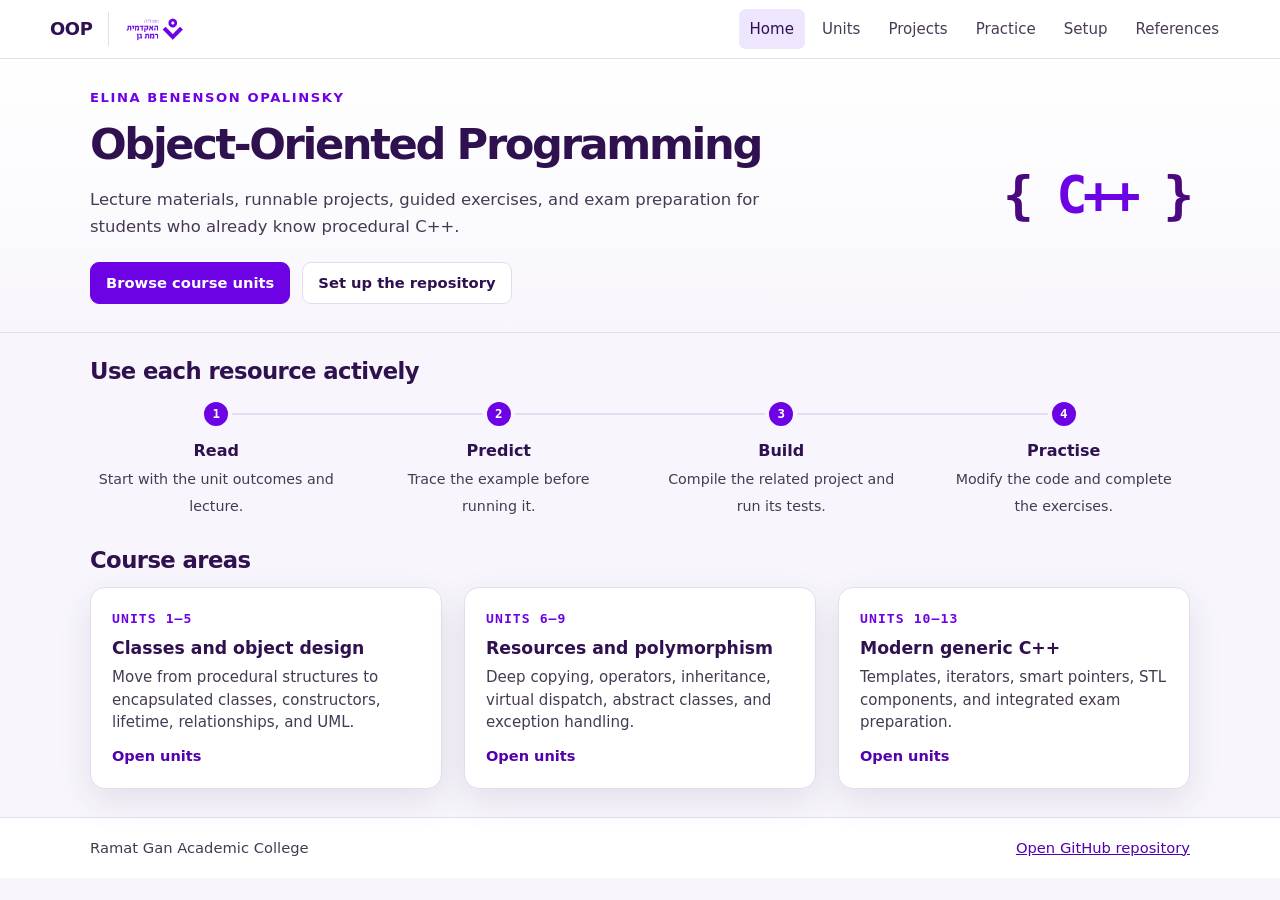
<file: site/index.html>
<!doctype html>
<html lang="en">
<head>
  <meta charset="utf-8">
  <meta name="viewport" content="width=device-width, initial-scale=1">
  <meta name="description" content="Student reference for the C++ Object-Oriented Programming course at Ramat Gan Academic College.">
  <title>OOP</title>
  <link rel="stylesheet" href="styles.css?v=11">
</head>
<body>
  <header class="topbar">
    <nav class="nav" aria-label="Main navigation">
      <div class="site-identity"><a class="brand" href="index.html">OOP</a><span class="identity-divider" aria-hidden="true"></span><a class="college-logo" href="https://iac.ac.il" aria-label="Ramat Gan Academic College"><img src="ramat-gan-academic-college.png" alt="Ramat Gan Academic College"></a></div>
      <div class="navlinks">
        <a class="active" href="index.html">Home</a>
        <a href="units.html">Units</a>
        <a href="projects.html">Projects</a>
        <a href="practice.html">Practice</a>
        <a href="setup.html">Setup</a>
        <a href="references.html">References</a>
      </div>
    </nav>
  </header>

  <section class="hero">
    <div class="hero-inner">
      <div>
        <p class="eyebrow">Elina Benenson Opalinsky</p>
        <h1>Object-Oriented Programming</h1>
        <p>Lecture materials, runnable projects, guided exercises, and exam preparation for students who already know procedural C++.</p>
        <div class="actions">
          <a class="button" href="units.html">Browse course units</a>
          <a class="button secondary" href="setup.html">Set up the repository</a>
        </div>
      </div>
      <div class="code-mark" aria-hidden="true"><span>{</span> C++ <span>}</span></div>
    </div>
  </section>

  <main class="home-main">
    <section class="section">
      <div class="section-head">
        <h2>Use each resource actively</h2>
      </div>
      <div class="steps">
        <div class="step">
          <span class="step-number">1</span>
          <div><strong>Read</strong><span>Start with the unit outcomes and lecture.</span></div>
        </div>
        <div class="step">
          <span class="step-number">2</span>
          <div><strong>Predict</strong><span>Trace the example before running it.</span></div>
        </div>
        <div class="step">
          <span class="step-number">3</span>
          <div><strong>Build</strong><span>Compile the related project and run its tests.</span></div>
        </div>
        <div class="step">
          <span class="step-number">4</span>
          <div><strong>Practise</strong><span>Modify the code and complete the exercises.</span></div>
        </div>
      </div>
    </section>

    <section class="section">
      <div class="section-head"><h2>Course areas</h2></div>
      <div class="grid course-areas">
        <article class="card">
          <span class="card-number">Units 1–5</span>
          <h3>Classes and object design</h3>
          <p>Move from procedural structures to encapsulated classes, constructors, lifetime, relationships, and UML.</p>
          <div class="card-links"><a href="units.html">Open units</a></div>
        </article>
        <article class="card">
          <span class="card-number">Units 6–9</span>
          <h3>Resources and polymorphism</h3>
          <p>Deep copying, operators, inheritance, virtual dispatch, abstract classes, and exception handling.</p>
          <div class="card-links"><a href="units.html">Open units</a></div>
        </article>
        <article class="card">
          <span class="card-number">Units 10–13</span>
          <h3>Modern generic C++</h3>
          <p>Templates, iterators, smart pointers, STL components, and integrated exam preparation.</p>
          <div class="card-links"><a href="units.html">Open units</a></div>
        </article>
      </div>
    </section>

  </main>

  <footer><div class="footer-inner"><span>Ramat Gan Academic College</span><a href="https://github.com/ARGELIBEN77/OOP_IN_ARG26">Open GitHub repository</a></div></footer>
</body>
</html>
</file>
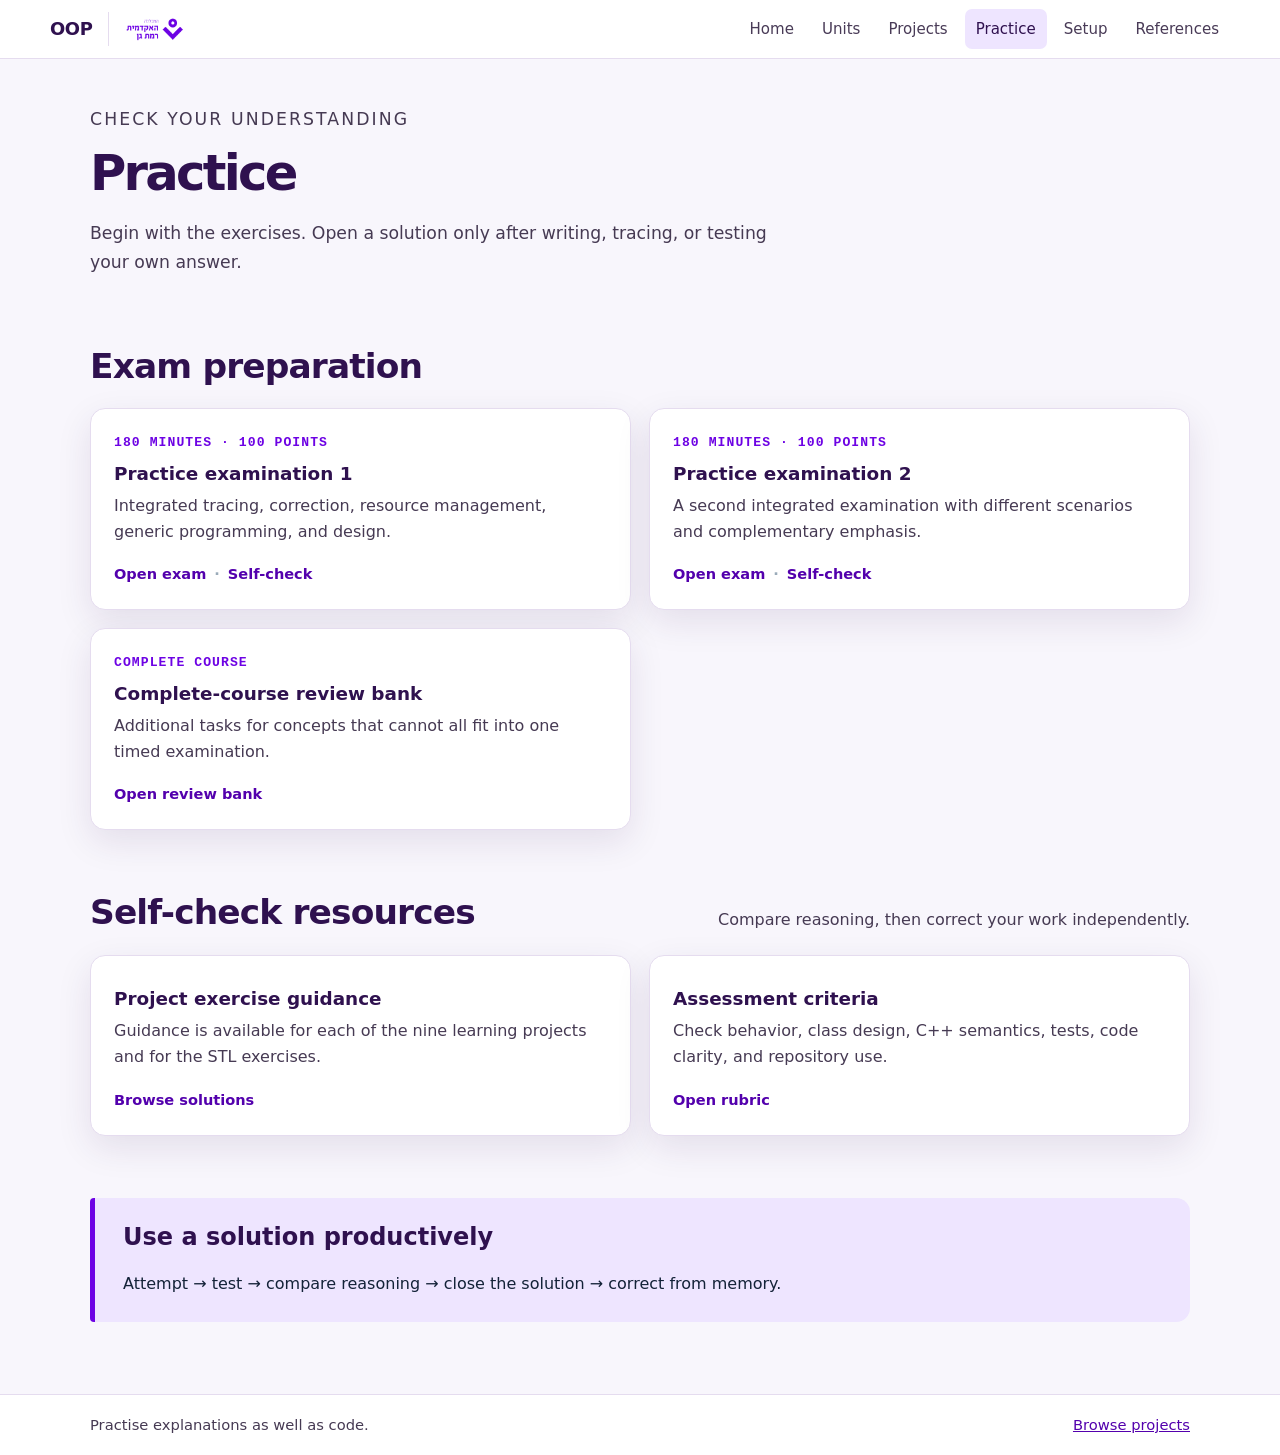
<file: site/practice.html>
<!doctype html>
<html lang="en"><head><meta charset="utf-8"><meta name="viewport" content="width=device-width, initial-scale=1"><meta name="description" content="C++ OOP exercises, practice examinations, and self-check solutions."><title>Practice · OOP</title><link rel="stylesheet" href="styles.css?v=11"></head>
<body>
  <header class="topbar"><nav class="nav" aria-label="Main navigation"><div class="site-identity"><a class="brand" href="index.html">OOP</a><span class="identity-divider" aria-hidden="true"></span><a class="college-logo" href="https://iac.ac.il" aria-label="Ramat Gan Academic College"><img src="ramat-gan-academic-college.png" alt="Ramat Gan Academic College"></a></div><div class="navlinks"><a href="index.html">Home</a><a href="units.html">Units</a><a href="projects.html">Projects</a><a class="active" href="practice.html">Practice</a><a href="setup.html">Setup</a><a href="references.html">References</a></div></nav></header>
  <header class="page-head"><p class="eyebrow">Check your understanding</p><h1>Practice</h1><p>Begin with the exercises. Open a solution only after writing, tracing, or testing your own answer.</p></header>
  <main>
    <section class="section"><div class="section-head"><h2>Exam preparation</h2></div><div class="grid">
      <article class="card"><span class="card-number">180 minutes · 100 points</span><h3>Practice examination 1</h3><p>Integrated tracing, correction, resource management, generic programming, and design.</p><div class="card-links"><a href="https://github.com/ARGELIBEN77/OOP_IN_ARG26/blob/main/Units/Unit_13/PRACTICE_EXAM.md">Open exam</a><a href="https://github.com/ARGELIBEN77/OOP_IN_ARG26/blob/main/Solutions/Unit_13/PRACTICE_EXAM_SOLUTIONS.md">Self-check</a></div></article>
      <article class="card"><span class="card-number">180 minutes · 100 points</span><h3>Practice examination 2</h3><p>A second integrated examination with different scenarios and complementary emphasis.</p><div class="card-links"><a href="https://github.com/ARGELIBEN77/OOP_IN_ARG26/blob/main/Units/Unit_13/PRACTICE_EXAM_2.md">Open exam</a><a href="https://github.com/ARGELIBEN77/OOP_IN_ARG26/blob/main/Solutions/Unit_13/PRACTICE_EXAM_2_SOLUTIONS.md">Self-check</a></div></article>
      <article class="card"><span class="card-number">Complete course</span><h3>Complete-course review bank</h3><p>Additional tasks for concepts that cannot all fit into one timed examination.</p><div class="card-links"><a href="https://github.com/ARGELIBEN77/OOP_IN_ARG26/blob/main/Units/Unit_13/REVIEW_QUESTION_BANK.md">Open review bank</a></div></article>
    </div></section>
    <section class="section"><div class="section-head"><h2>Self-check resources</h2><p>Compare reasoning, then correct your work independently.</p></div><div class="grid two">
      <article class="card"><h3>Project exercise guidance</h3><p>Guidance is available for each of the nine learning projects and for the STL exercises.</p><div class="card-links"><a href="https://github.com/ARGELIBEN77/OOP_IN_ARG26/tree/main/Solutions">Browse solutions</a></div></article>
      <article class="card"><h3>Assessment criteria</h3><p>Check behavior, class design, C++ semantics, tests, code clarity, and repository use.</p><div class="card-links"><a href="https://github.com/ARGELIBEN77/OOP_IN_ARG26/blob/main/PROJECT_RUBRIC.md">Open rubric</a></div></article>
    </div></section>
    <section class="section callout"><h2>Use a solution productively</h2><p>Attempt → test → compare reasoning → close the solution → correct from memory.</p></section>
  </main>
  <footer><div class="footer-inner"><span>Practise explanations as well as code.</span><a href="projects.html">Browse projects</a></div></footer>
</body></html>
</file>
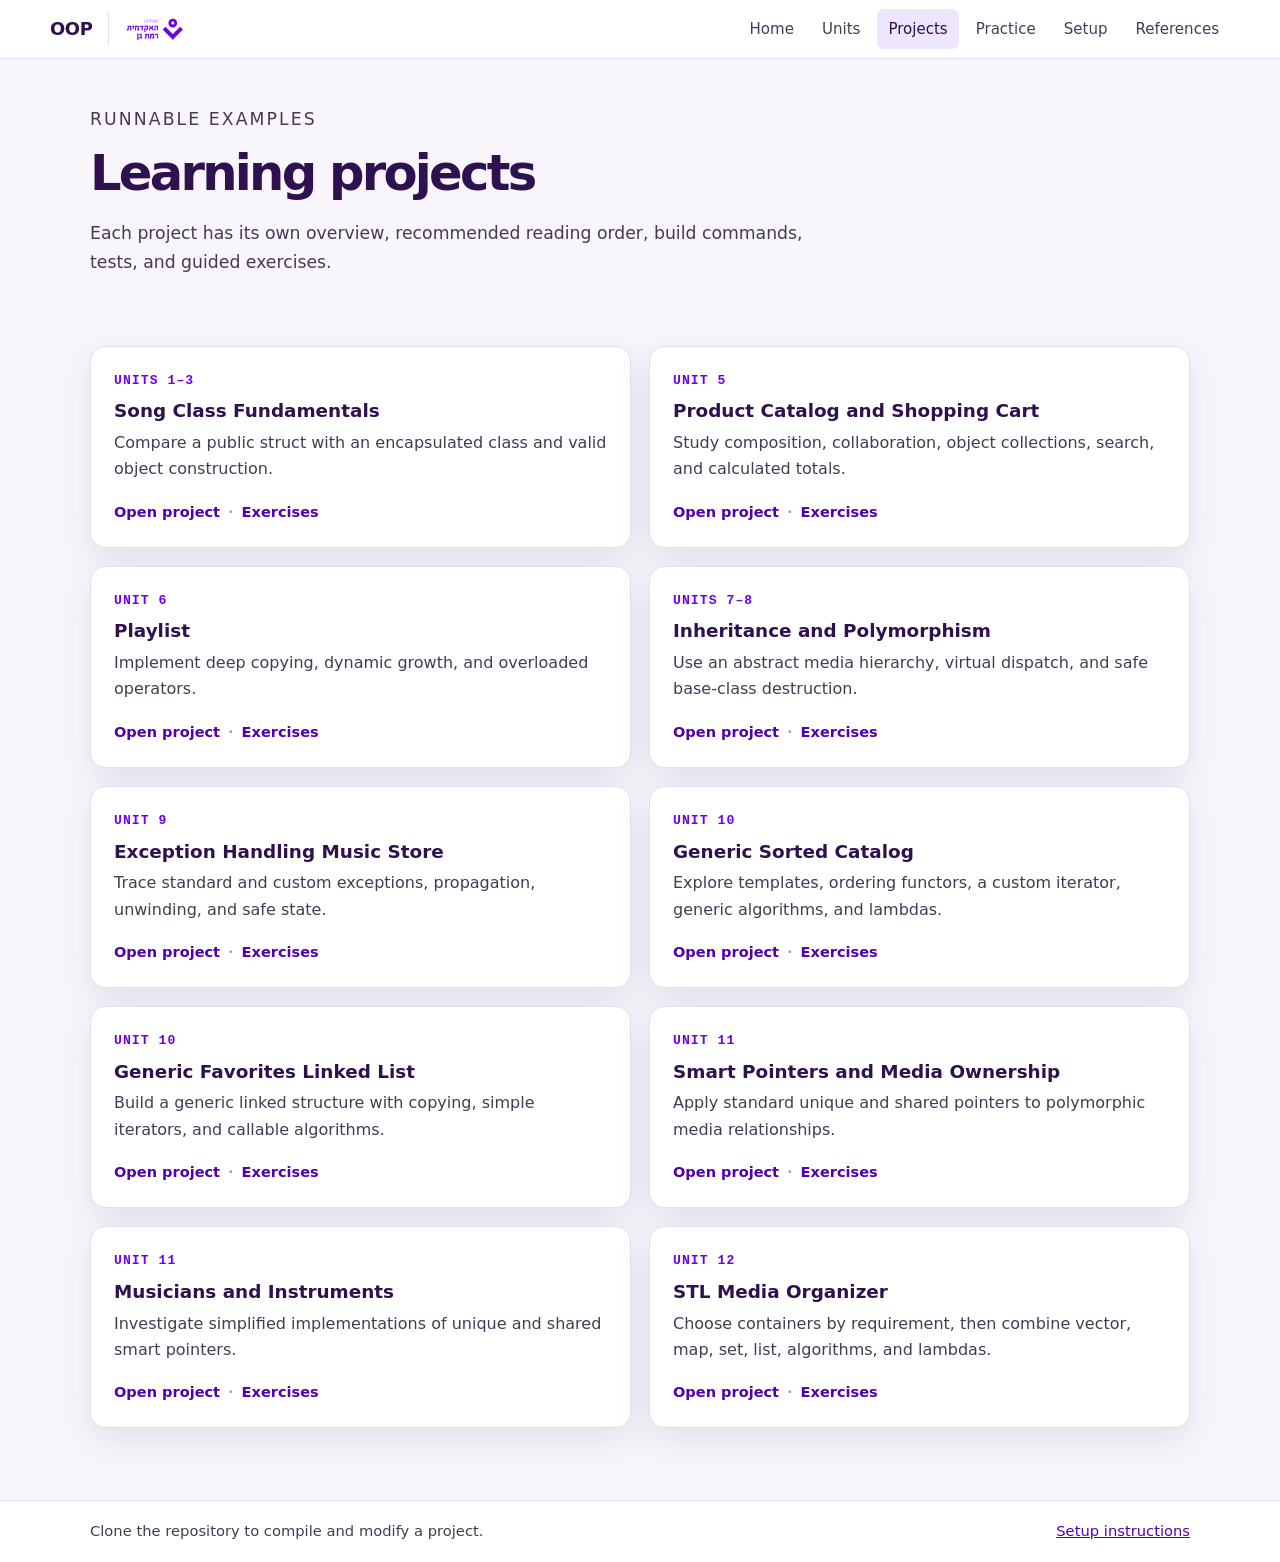
<file: site/projects.html>
<!doctype html>
<html lang="en">
<head><meta charset="utf-8"><meta name="viewport" content="width=device-width, initial-scale=1"><meta name="description" content="Runnable C++ OOP learning projects."><title>Projects · OOP</title><link rel="stylesheet" href="styles.css?v=11"></head>
<body>
  <header class="topbar"><nav class="nav" aria-label="Main navigation"><div class="site-identity"><a class="brand" href="index.html">OOP</a><span class="identity-divider" aria-hidden="true"></span><a class="college-logo" href="https://iac.ac.il" aria-label="Ramat Gan Academic College"><img src="ramat-gan-academic-college.png" alt="Ramat Gan Academic College"></a></div><div class="navlinks"><a href="index.html">Home</a><a href="units.html">Units</a><a class="active" href="projects.html">Projects</a><a href="practice.html">Practice</a><a href="setup.html">Setup</a><a href="references.html">References</a></div></nav></header>
  <header class="page-head"><p class="eyebrow">Runnable examples</p><h1>Learning projects</h1><p>Each project has its own overview, recommended reading order, build commands, tests, and guided exercises.</p></header>
  <main><div class="grid">
    <article class="card"><span class="card-number">Units 1–3</span><h3>Song Class Fundamentals</h3><p>Compare a public struct with an encapsulated class and valid object construction.</p><div class="card-links"><a href="https://github.com/ARGELIBEN77/OOP_IN_ARG26/tree/main/Song_Class_Fundamentals">Open project</a><a href="https://github.com/ARGELIBEN77/OOP_IN_ARG26/blob/main/Song_Class_Fundamentals/EXERCISES.md">Exercises</a></div></article>
    <article class="card"><span class="card-number">Unit 5</span><h3>Product Catalog and Shopping Cart</h3><p>Study composition, collaboration, object collections, search, and calculated totals.</p><div class="card-links"><a href="https://github.com/ARGELIBEN77/OOP_IN_ARG26/tree/main/Product_Catalog_and_Shopping_Cart">Open project</a><a href="https://github.com/ARGELIBEN77/OOP_IN_ARG26/blob/main/Product_Catalog_and_Shopping_Cart/EXERCISES.md">Exercises</a></div></article>
    <article class="card"><span class="card-number">Unit 6</span><h3>Playlist</h3><p>Implement deep copying, dynamic growth, and overloaded operators.</p><div class="card-links"><a href="https://github.com/ARGELIBEN77/OOP_IN_ARG26/tree/main/Playlist_Rule_of_Three_and_Operators">Open project</a><a href="https://github.com/ARGELIBEN77/OOP_IN_ARG26/blob/main/Playlist_Rule_of_Three_and_Operators/EXERCISES.md">Exercises</a></div></article>
    <article class="card"><span class="card-number">Units 7–8</span><h3>Inheritance and Polymorphism</h3><p>Use an abstract media hierarchy, virtual dispatch, and safe base-class destruction.</p><div class="card-links"><a href="https://github.com/ARGELIBEN77/OOP_IN_ARG26/tree/main/Inheritance_Polymorphism_Media_Library">Open project</a><a href="https://github.com/ARGELIBEN77/OOP_IN_ARG26/blob/main/Inheritance_Polymorphism_Media_Library/EXERCISES.md">Exercises</a></div></article>
    <article class="card"><span class="card-number">Unit 9</span><h3>Exception Handling Music Store</h3><p>Trace standard and custom exceptions, propagation, unwinding, and safe state.</p><div class="card-links"><a href="https://github.com/ARGELIBEN77/OOP_IN_ARG26/tree/main/Exception_Handling_Music_Store">Open project</a><a href="https://github.com/ARGELIBEN77/OOP_IN_ARG26/blob/main/Exception_Handling_Music_Store/EXERCISES.md">Exercises</a></div></article>
    <article class="card"><span class="card-number">Unit 10</span><h3>Generic Sorted Catalog</h3><p>Explore templates, ordering functors, a custom iterator, generic algorithms, and lambdas.</p><div class="card-links"><a href="https://github.com/ARGELIBEN77/OOP_IN_ARG26/tree/main/Generic_Sorted_Catalog_Project">Open project</a><a href="https://github.com/ARGELIBEN77/OOP_IN_ARG26/blob/main/Generic_Sorted_Catalog_Project/EXERCISES.md">Exercises</a></div></article>
    <article class="card"><span class="card-number">Unit 10</span><h3>Generic Favorites Linked List</h3><p>Build a generic linked structure with copying, simple iterators, and callable algorithms.</p><div class="card-links"><a href="https://github.com/ARGELIBEN77/OOP_IN_ARG26/tree/main/Generic_Favorites_Linked_List">Open project</a><a href="https://github.com/ARGELIBEN77/OOP_IN_ARG26/blob/main/Generic_Favorites_Linked_List/EXERCISES.md">Exercises</a></div></article>
    <article class="card"><span class="card-number">Unit 11</span><h3>Smart Pointers and Media Ownership</h3><p>Apply standard unique and shared pointers to polymorphic media relationships.</p><div class="card-links"><a href="https://github.com/ARGELIBEN77/OOP_IN_ARG26/tree/main/Smart_Pointers_Media_Ownership">Open project</a><a href="https://github.com/ARGELIBEN77/OOP_IN_ARG26/blob/main/Smart_Pointers_Media_Ownership/EXERCISES.md">Exercises</a></div></article>
    <article class="card"><span class="card-number">Unit 11</span><h3>Musicians and Instruments</h3><p>Investigate simplified implementations of unique and shared smart pointers.</p><div class="card-links"><a href="https://github.com/ARGELIBEN77/OOP_IN_ARG26/tree/main/Musicians_and_Instruments_Smart_Pointers">Open project</a><a href="https://github.com/ARGELIBEN77/OOP_IN_ARG26/blob/main/Musicians_and_Instruments_Smart_Pointers/EXERCISES.md">Exercises</a></div></article>
    <article class="card"><span class="card-number">Unit 12</span><h3>STL Media Organizer</h3><p>Choose containers by requirement, then combine vector, map, set, list, algorithms, and lambdas.</p><div class="card-links"><a href="https://github.com/ARGELIBEN77/OOP_IN_ARG26/tree/main/STL_Media_Organizer">Open project</a><a href="https://github.com/ARGELIBEN77/OOP_IN_ARG26/blob/main/STL_Media_Organizer/EXERCISES.md">Exercises</a></div></article>
  </div></main>
  <footer><div class="footer-inner"><span>Clone the repository to compile and modify a project.</span><a href="setup.html">Setup instructions</a></div></footer>
</body></html>
</file>
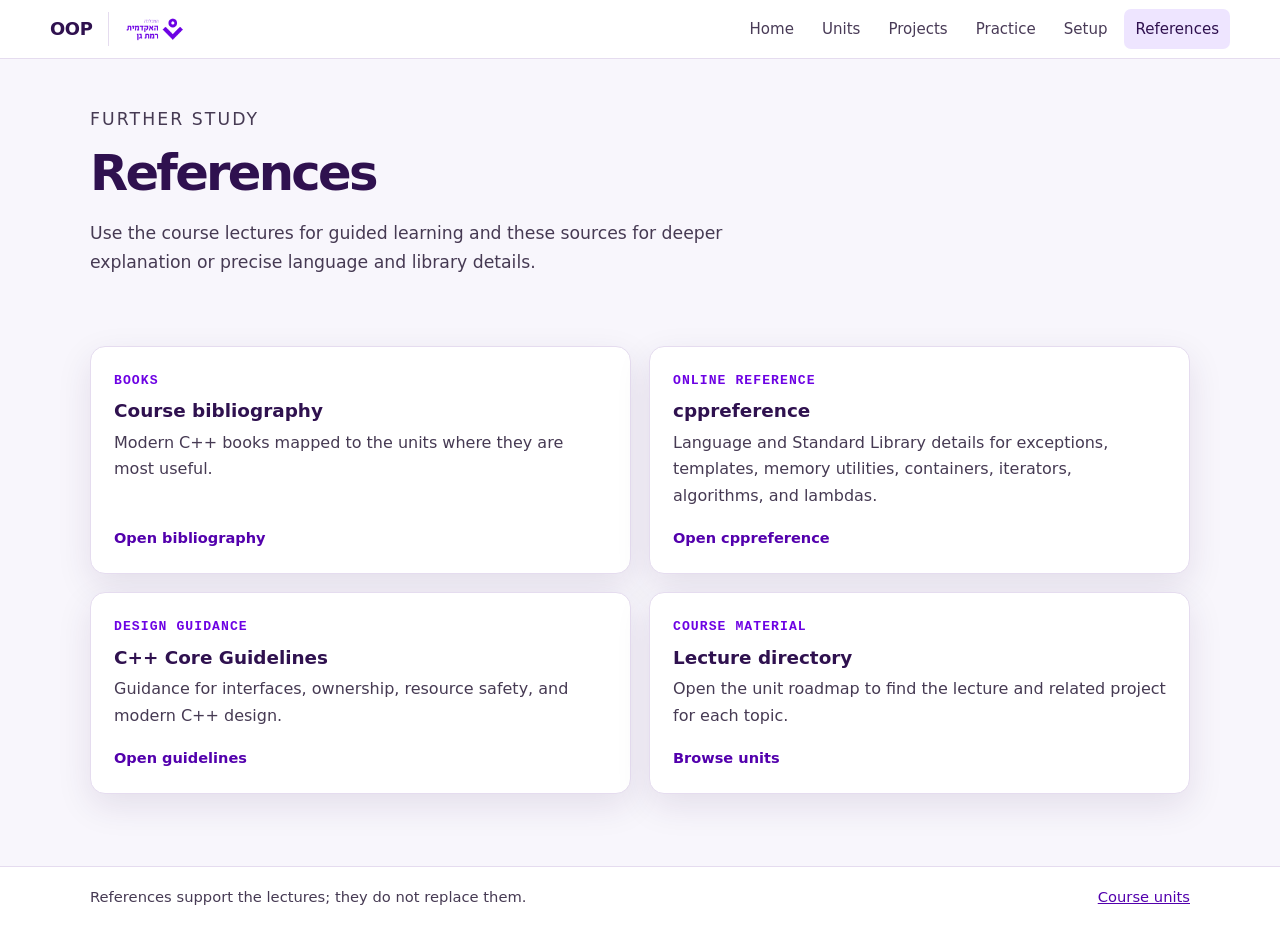
<file: site/references.html>
<!doctype html>
<html lang="en"><head><meta charset="utf-8"><meta name="viewport" content="width=device-width, initial-scale=1"><meta name="description" content="Books and authoritative references for the C++ OOP course."><title>References · OOP</title><link rel="stylesheet" href="styles.css?v=11"></head>
<body>
  <header class="topbar"><nav class="nav" aria-label="Main navigation"><div class="site-identity"><a class="brand" href="index.html">OOP</a><span class="identity-divider" aria-hidden="true"></span><a class="college-logo" href="https://iac.ac.il" aria-label="Ramat Gan Academic College"><img src="ramat-gan-academic-college.png" alt="Ramat Gan Academic College"></a></div><div class="navlinks"><a href="index.html">Home</a><a href="units.html">Units</a><a href="projects.html">Projects</a><a href="practice.html">Practice</a><a href="setup.html">Setup</a><a class="active" href="references.html">References</a></div></nav></header>
  <header class="page-head"><p class="eyebrow">Further study</p><h1>References</h1><p>Use the course lectures for guided learning and these sources for deeper explanation or precise language and library details.</p></header>
  <main>
    <section class="section"><div class="grid two">
      <article class="card"><span class="card-number">Books</span><h3>Course bibliography</h3><p>Modern C++ books mapped to the units where they are most useful.</p><div class="card-links"><a href="https://github.com/ARGELIBEN77/OOP_IN_ARG26/blob/main/REFERENCES.md">Open bibliography</a></div></article>
      <article class="card"><span class="card-number">Online reference</span><h3>cppreference</h3><p>Language and Standard Library details for exceptions, templates, memory utilities, containers, iterators, algorithms, and lambdas.</p><div class="card-links"><a href="https://en.cppreference.com/w/cpp">Open cppreference</a></div></article>
      <article class="card"><span class="card-number">Design guidance</span><h3>C++ Core Guidelines</h3><p>Guidance for interfaces, ownership, resource safety, and modern C++ design.</p><div class="card-links"><a href="https://isocpp.github.io/CppCoreGuidelines/CppCoreGuidelines">Open guidelines</a></div></article>
      <article class="card"><span class="card-number">Course material</span><h3>Lecture directory</h3><p>Open the unit roadmap to find the lecture and related project for each topic.</p><div class="card-links"><a href="units.html">Browse units</a></div></article>
    </section>
  </main>
  <footer><div class="footer-inner"><span>References support the lectures; they do not replace them.</span><a href="units.html">Course units</a></div></footer>
</body></html>
</file>
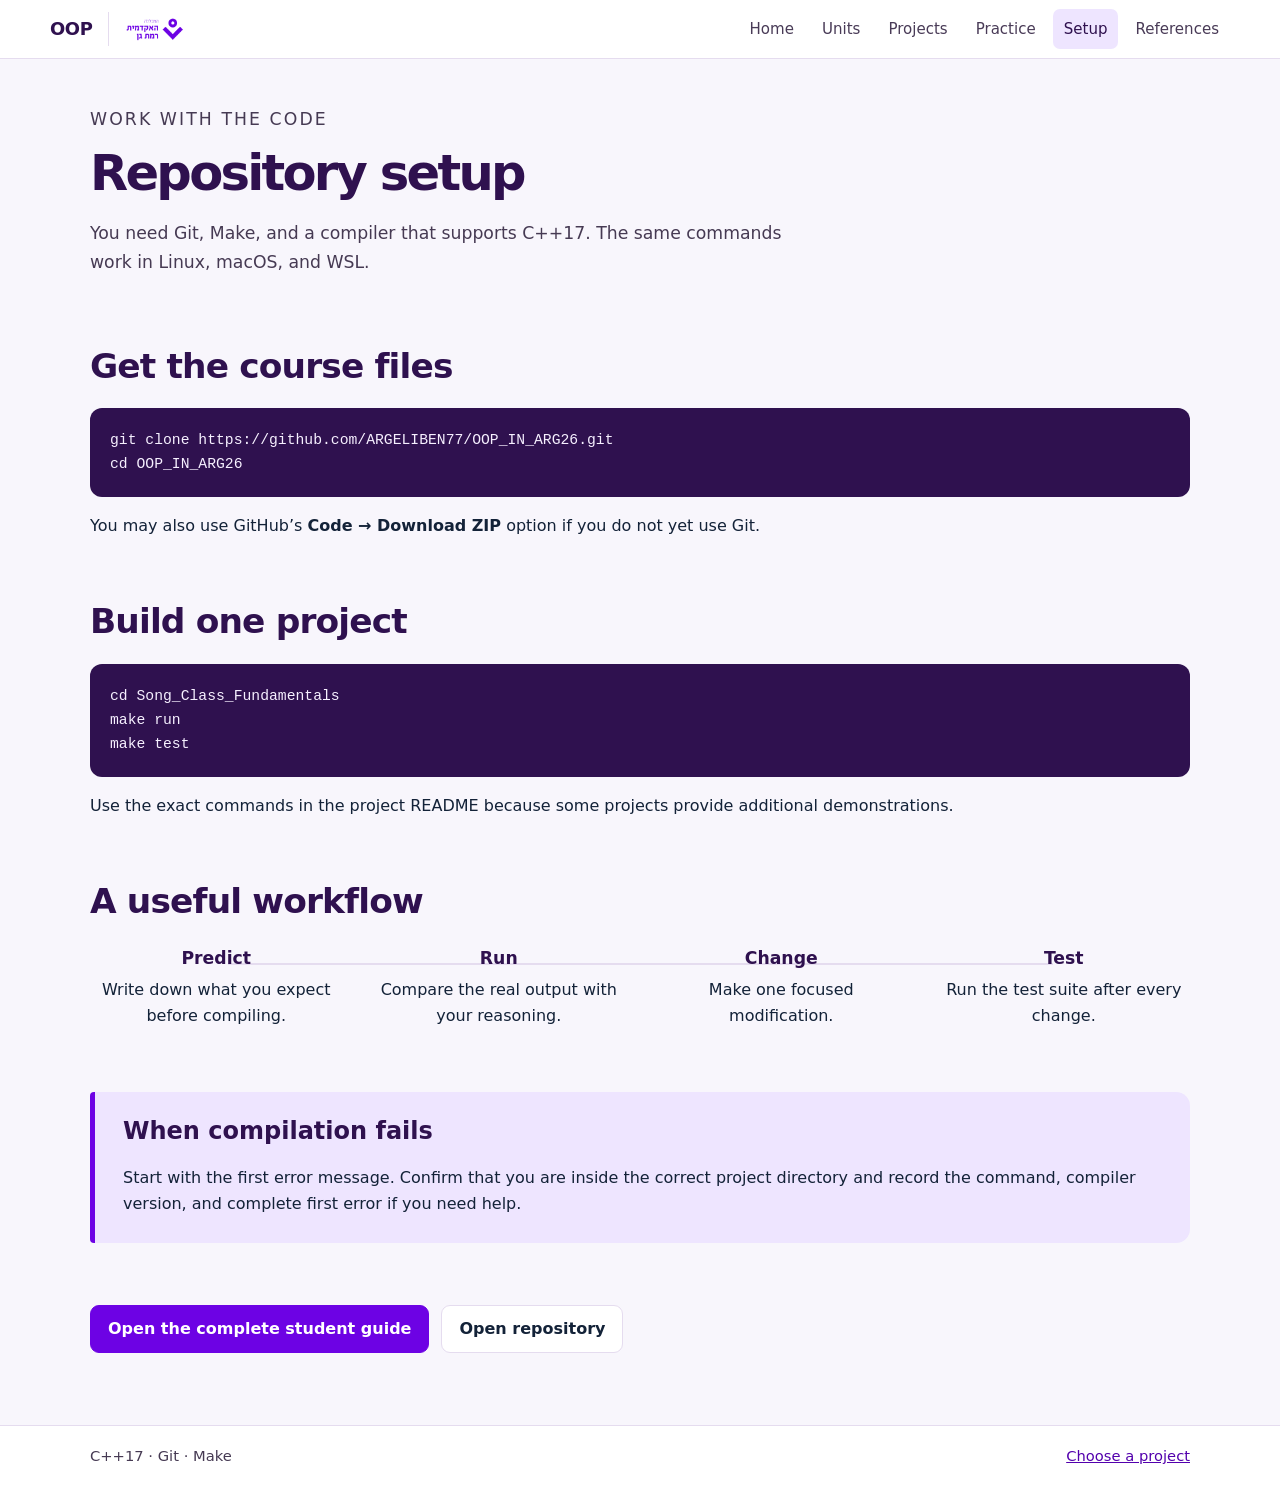
<file: site/setup.html>
<!doctype html>
<html lang="en"><head><meta charset="utf-8"><meta name="viewport" content="width=device-width, initial-scale=1"><meta name="description" content="Setup instructions for the C++ OOP course repository."><title>Setup · OOP</title><link rel="stylesheet" href="styles.css?v=11"></head>
<body>
  <header class="topbar"><nav class="nav" aria-label="Main navigation"><div class="site-identity"><a class="brand" href="index.html">OOP</a><span class="identity-divider" aria-hidden="true"></span><a class="college-logo" href="https://iac.ac.il" aria-label="Ramat Gan Academic College"><img src="ramat-gan-academic-college.png" alt="Ramat Gan Academic College"></a></div><div class="navlinks"><a href="index.html">Home</a><a href="units.html">Units</a><a href="projects.html">Projects</a><a href="practice.html">Practice</a><a class="active" href="setup.html">Setup</a><a href="references.html">References</a></div></nav></header>
  <header class="page-head"><p class="eyebrow">Work with the code</p><h1>Repository setup</h1><p>You need Git, Make, and a compiler that supports C++17. The same commands work in Linux, macOS, and WSL.</p></header>
  <main>
    <section class="section"><div class="section-head"><h2>Get the course files</h2></div><pre><code>git clone https://github.com/ARGELIBEN77/OOP_IN_ARG26.git
cd OOP_IN_ARG26</code></pre><p>You may also use GitHub’s <strong>Code → Download ZIP</strong> option if you do not yet use Git.</p></section>
    <section class="section"><div class="section-head"><h2>Build one project</h2></div><pre><code>cd Song_Class_Fundamentals
make run
make test</code></pre><p>Use the exact commands in the project README because some projects provide additional demonstrations.</p></section>
    <section class="section"><div class="section-head"><h2>A useful workflow</h2></div><div class="steps">
      <div class="step"><strong>Predict</strong><span>Write down what you expect before compiling.</span></div>
      <div class="step"><strong>Run</strong><span>Compare the real output with your reasoning.</span></div>
      <div class="step"><strong>Change</strong><span>Make one focused modification.</span></div>
      <div class="step"><strong>Test</strong><span>Run the test suite after every change.</span></div>
    </div></section>
    <section class="section callout"><h2>When compilation fails</h2><p>Start with the first error message. Confirm that you are inside the correct project directory and record the command, compiler version, and complete first error if you need help.</p></section>
    <section class="section"><div class="actions"><a class="button" href="https://github.com/ARGELIBEN77/OOP_IN_ARG26/blob/main/STUDENT_GUIDE.md">Open the complete student guide</a><a class="button secondary" href="https://github.com/ARGELIBEN77/OOP_IN_ARG26">Open repository</a></div></section>
  </main>
  <footer><div class="footer-inner"><span>C++17 · Git · Make</span><a href="projects.html">Choose a project</a></div></footer>
</body></html>
</file>
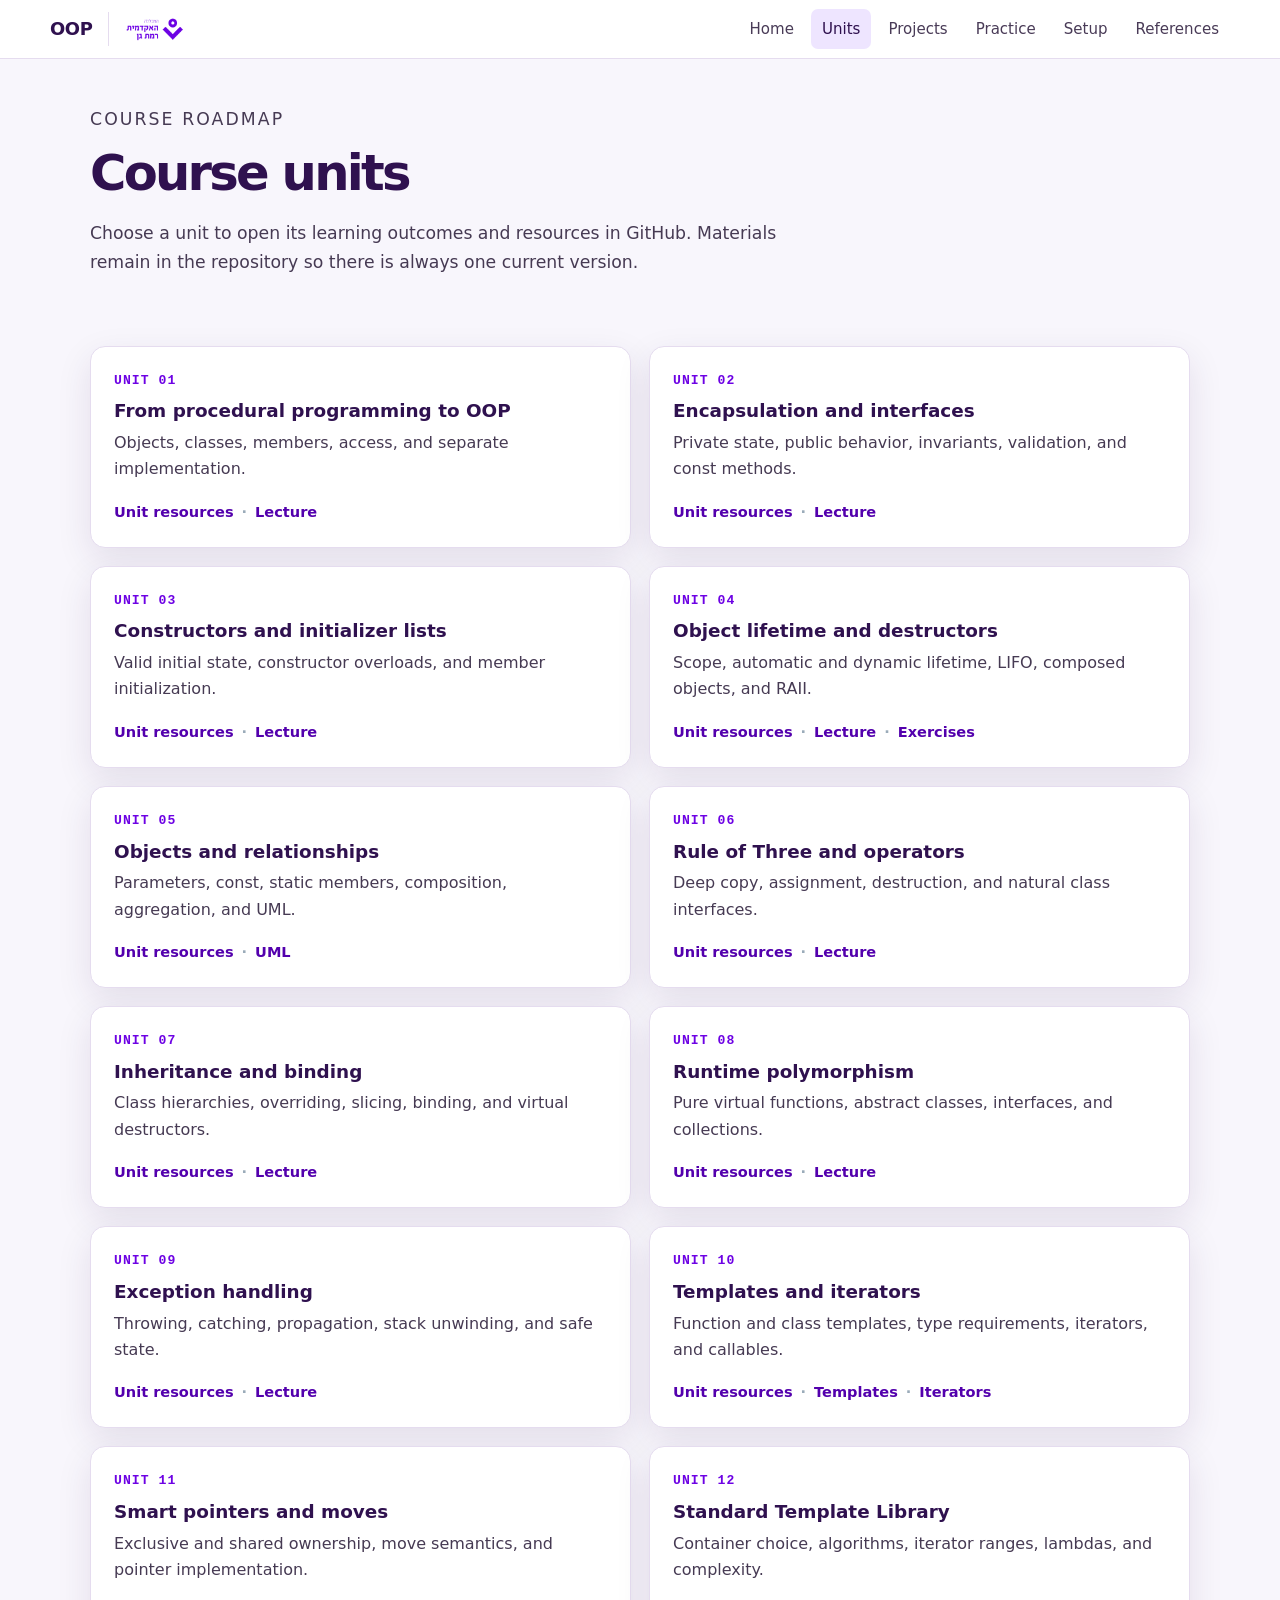
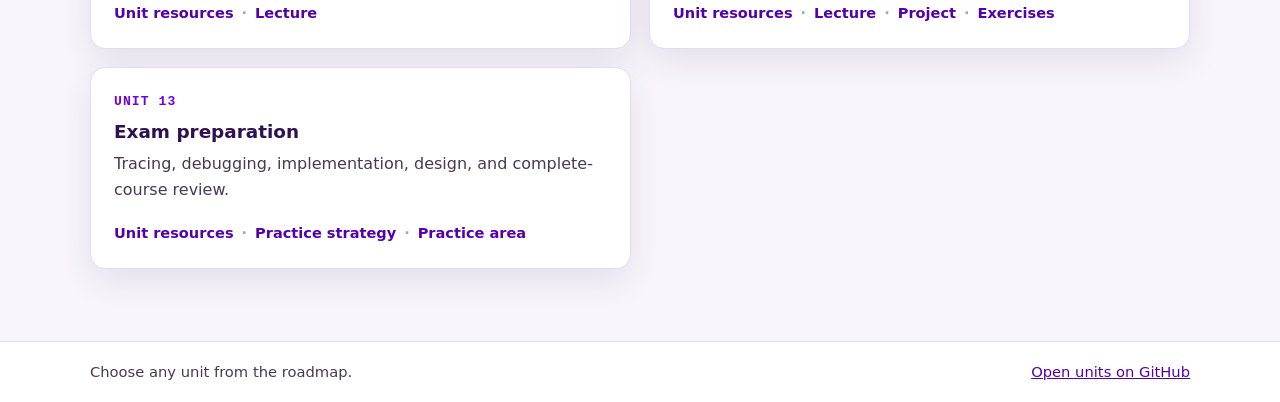
<file: site/units.html>
<!doctype html>
<html lang="en">
<head>
  <meta charset="utf-8"><meta name="viewport" content="width=device-width, initial-scale=1">
  <meta name="description" content="C++ object-oriented programming course roadmap.">
  <title>Course Units · OOP</title><link rel="stylesheet" href="styles.css?v=11">
</head>
<body>
  <header class="topbar"><nav class="nav" aria-label="Main navigation"><div class="site-identity"><a class="brand" href="index.html">OOP</a><span class="identity-divider" aria-hidden="true"></span><a class="college-logo" href="https://iac.ac.il" aria-label="Ramat Gan Academic College"><img src="ramat-gan-academic-college.png" alt="Ramat Gan Academic College"></a></div><div class="navlinks"><a href="index.html">Home</a><a class="active" href="units.html">Units</a><a href="projects.html">Projects</a><a href="practice.html">Practice</a><a href="setup.html">Setup</a><a href="references.html">References</a></div></nav></header>
  <header class="page-head"><p class="eyebrow">Course roadmap</p><h1>Course units</h1><p>Choose a unit to open its learning outcomes and resources in GitHub. Materials remain in the repository so there is always one current version.</p></header>
  <main>
    <div class="grid">
      <article class="card"><span class="card-number">Unit 01</span><h3>From procedural programming to OOP</h3><p>Objects, classes, members, access, and separate implementation.</p><div class="card-links"><a href="https://github.com/ARGELIBEN77/OOP_IN_ARG26/tree/main/Units/Unit_01">Unit resources</a><a href="https://github.com/ARGELIBEN77/OOP_IN_ARG26/blob/main/Units/Unit_01/Unit_1_OOP_INTRO.pdf">Lecture</a></div></article>
      <article class="card"><span class="card-number">Unit 02</span><h3>Encapsulation and interfaces</h3><p>Private state, public behavior, invariants, validation, and const methods.</p><div class="card-links"><a href="https://github.com/ARGELIBEN77/OOP_IN_ARG26/tree/main/Units/Unit_02">Unit resources</a><a href="https://github.com/ARGELIBEN77/OOP_IN_ARG26/blob/main/Units/Unit_02/Unit_2_OOP_From_struct_to_class.pdf">Lecture</a></div></article>
      <article class="card"><span class="card-number">Unit 03</span><h3>Constructors and initializer lists</h3><p>Valid initial state, constructor overloads, and member initialization.</p><div class="card-links"><a href="https://github.com/ARGELIBEN77/OOP_IN_ARG26/tree/main/Units/Unit_03">Unit resources</a><a href="https://github.com/ARGELIBEN77/OOP_IN_ARG26/blob/main/Units/Unit_03/Unit_3_OOP_Constructors.pdf">Lecture</a></div></article>
      <article class="card"><span class="card-number">Unit 04</span><h3>Object lifetime and destructors</h3><p>Scope, automatic and dynamic lifetime, LIFO, composed objects, and RAII.</p><div class="card-links"><a href="https://github.com/ARGELIBEN77/OOP_IN_ARG26/tree/main/Units/Unit_04">Unit resources</a><a href="https://github.com/ARGELIBEN77/OOP_IN_ARG26/blob/main/Units/Unit_04/Unit_4_OOP_Destructors.pdf">Lecture</a><a href="https://github.com/ARGELIBEN77/OOP_IN_ARG26/blob/main/Units/Unit_04/EXERCISES.md">Exercises</a></div></article>
      <article class="card"><span class="card-number">Unit 05</span><h3>Objects and relationships</h3><p>Parameters, const, static members, composition, aggregation, and UML.</p><div class="card-links"><a href="https://github.com/ARGELIBEN77/OOP_IN_ARG26/tree/main/Units/Unit_05">Unit resources</a><a href="https://github.com/ARGELIBEN77/OOP_IN_ARG26/blob/main/Units/Unit_05/Introduction_to_UML.pdf">UML</a></div></article>
      <article class="card"><span class="card-number">Unit 06</span><h3>Rule of Three and operators</h3><p>Deep copy, assignment, destruction, and natural class interfaces.</p><div class="card-links"><a href="https://github.com/ARGELIBEN77/OOP_IN_ARG26/tree/main/Units/Unit_06">Unit resources</a><a href="https://github.com/ARGELIBEN77/OOP_IN_ARG26/blob/main/Units/Unit_06/Unit_6_OOP_OPERATOR_Rule_of_three.pdf">Lecture</a></div></article>
      <article class="card"><span class="card-number">Unit 07</span><h3>Inheritance and binding</h3><p>Class hierarchies, overriding, slicing, binding, and virtual destructors.</p><div class="card-links"><a href="https://github.com/ARGELIBEN77/OOP_IN_ARG26/tree/main/Units/Unit_07">Unit resources</a><a href="https://github.com/ARGELIBEN77/OOP_IN_ARG26/blob/main/Units/Unit_07/Unit_7_OOP_Inheritance.pdf">Lecture</a></div></article>
      <article class="card"><span class="card-number">Unit 08</span><h3>Runtime polymorphism</h3><p>Pure virtual functions, abstract classes, interfaces, and collections.</p><div class="card-links"><a href="https://github.com/ARGELIBEN77/OOP_IN_ARG26/tree/main/Units/Unit_08">Unit resources</a><a href="https://github.com/ARGELIBEN77/OOP_IN_ARG26/blob/main/Units/Unit_08/Unit_8_OOP_Polymorphism_and_Abstract.pdf">Lecture</a></div></article>
      <article class="card"><span class="card-number">Unit 09</span><h3>Exception handling</h3><p>Throwing, catching, propagation, stack unwinding, and safe state.</p><div class="card-links"><a href="https://github.com/ARGELIBEN77/OOP_IN_ARG26/tree/main/Units/Unit_09">Unit resources</a><a href="https://github.com/ARGELIBEN77/OOP_IN_ARG26/blob/main/Units/Unit_09/Unit_9_OOP_Exceptions.pdf">Lecture</a></div></article>
      <article class="card"><span class="card-number">Unit 10</span><h3>Templates and iterators</h3><p>Function and class templates, type requirements, iterators, and callables.</p><div class="card-links"><a href="https://github.com/ARGELIBEN77/OOP_IN_ARG26/tree/main/Units/Unit_10">Unit resources</a><a href="https://github.com/ARGELIBEN77/OOP_IN_ARG26/blob/main/Units/Unit_10/Unit_10_OOP_Generic_Programming_with_Templates.pdf">Templates</a><a href="https://github.com/ARGELIBEN77/OOP_IN_ARG26/blob/main/Units/Unit_10/Unit_10_5_OOP_Iterators.pdf">Iterators</a></div></article>
      <article class="card"><span class="card-number">Unit 11</span><h3>Smart pointers and moves</h3><p>Exclusive and shared ownership, move semantics, and pointer implementation.</p><div class="card-links"><a href="https://github.com/ARGELIBEN77/OOP_IN_ARG26/tree/main/Units/Unit_11">Unit resources</a><a href="https://github.com/ARGELIBEN77/OOP_IN_ARG26/blob/main/Units/Unit_11/Unit_11_OOP_Smart_Pointers_and_Ownership.pdf">Lecture</a></div></article>
      <article class="card"><span class="card-number">Unit 12</span><h3>Standard Template Library</h3><p>Container choice, algorithms, iterator ranges, lambdas, and complexity.</p><div class="card-links"><a href="https://github.com/ARGELIBEN77/OOP_IN_ARG26/tree/main/Units/Unit_12">Unit resources</a><a href="https://github.com/ARGELIBEN77/OOP_IN_ARG26/blob/main/Units/Unit_12/Unit_12_OOP_Standard_Template_Library_.pdf">Lecture</a><a href="https://github.com/ARGELIBEN77/OOP_IN_ARG26/tree/main/STL_Media_Organizer">Project</a><a href="https://github.com/ARGELIBEN77/OOP_IN_ARG26/blob/main/Units/Unit_12/EXERCISES.md">Exercises</a></div></article>
      <article class="card"><span class="card-number">Unit 13</span><h3>Exam preparation</h3><p>Tracing, debugging, implementation, design, and complete-course review.</p><div class="card-links"><a href="https://github.com/ARGELIBEN77/OOP_IN_ARG26/tree/main/Units/Unit_13">Unit resources</a><a href="https://github.com/ARGELIBEN77/OOP_IN_ARG26/blob/main/Units/Unit_13/PRACTICE_STRATEGY.md">Practice strategy</a><a href="practice.html">Practice area</a></div></article>
    </div>
  </main>
  <footer><div class="footer-inner"><span>Choose any unit from the roadmap.</span><a href="https://github.com/ARGELIBEN77/OOP_IN_ARG26/tree/main/Units">Open units on GitHub</a></div></footer>
</body></html>
</file>
<file: site/styles.css>
:root {
  /*
   * SITE COLOURS
   * Change the values in this block to recolour the whole site.
   */
  --primary: #2f114f;        /* headings and code blocks */
  --primary-middle: #4b087f; /* middle of the home-page gradient */
  --primary-end: #6d02e4;    /* college purple; end of the gradient */
  --accent: #6d02e4;         /* buttons, labels, and links */
  --accent-hover: #5300ad;   /* buttons and links on hover */
  --accent-bright: #d6b8ff;  /* braces and small hero highlights */

  --text: #132238;
  --text-soft: #463a53;
  --background: #f8f6fc;
  --card: #ffffff;
  --border: #e5dcef;
  --highlight: #eee5ff;
  --navigation-text: #493b57;
  --hero-text: #f2eaff;
  --code-text: #f6f0ff;
  --shadow: 0 12px 35px rgba(47, 17, 79, 0.1);
}

* { box-sizing: border-box; }

html { scroll-behavior: smooth; }

body {
  margin: 0;
  color: var(--text);
  background: var(--background);
  font-family: Inter, ui-sans-serif, system-ui, -apple-system, BlinkMacSystemFont,
    "Segoe UI", sans-serif;
  font-size: 16px;
  line-height: 1.65;
}

a { color: inherit; }

.topbar {
  position: sticky;
  top: 0;
  z-index: 10;
  border-bottom: 1px solid var(--border);
  background: rgba(255, 255, 255, 0.97);
  color: var(--primary);
}

.nav {
  width: min(1180px, calc(100% - 32px));
  min-height: 58px;
  margin: auto;
  display: flex;
  align-items: center;
  justify-content: space-between;
  gap: 24px;
}

.brand {
  color: var(--primary);
  font-size: 1.12rem;
  font-weight: 800;
  letter-spacing: -0.02em;
  text-decoration: none;
  white-space: nowrap;
}

.site-identity {
  display: flex;
  align-items: center;
  gap: 15px;
  flex-shrink: 0;
}

.identity-divider {
  width: 1px;
  height: 34px;
  background: var(--border);
}

.college-logo {
  display: flex;
  align-items: center;
}

.college-logo img {
  display: block;
  width: 62px;
  height: 30px;
  object-fit: contain;
}

.navlinks {
  display: flex;
  flex-wrap: wrap;
  justify-content: flex-end;
  gap: 6px;
}

.navlinks a {
  padding: 8px 11px;
  border-radius: 7px;
  color: var(--navigation-text);
  font-size: 0.94rem;
  font-weight: 500;
  text-decoration: none;
}

.navlinks a:hover,
.navlinks a:focus-visible,
.navlinks a.active {
  background: var(--highlight);
  color: var(--primary);
}

.hero {
  border-bottom: 1px solid var(--border);
  color: var(--text);
  background: linear-gradient(180deg, var(--card) 0%, var(--background) 100%);
}

.hero-inner {
  width: min(1100px, calc(100% - 32px));
  margin: auto;
  padding: 28px 0;
  display: grid;
  grid-template-columns: minmax(0, 1fr) auto;
  gap: 50px;
  align-items: center;
}

.eyebrow {
  margin: 0 0 10px;
  color: var(--accent);
  font-size: 0.82rem;
  font-weight: 800;
  letter-spacing: 0.12em;
  text-transform: uppercase;
}

h1, h2, h3 { line-height: 1.18; }

h1 {
  margin: 0;
  max-width: 760px;
  font-size: clamp(1.9rem, 3.7vw, 2.7rem);
  letter-spacing: -0.055em;
}

.hero h1 { color: var(--primary); }

.hero p:not(.eyebrow) {
  max-width: 680px;
  margin: 16px 0 0;
  color: var(--text-soft);
  font-size: 1.03rem;
  font-weight: 500;
}

.code-mark {
  width: auto;
  min-height: 0;
  justify-self: end;
  border: 0;
  background: transparent;
  box-shadow: none;
  color: var(--accent);
  font-family: "Cascadia Code", "SFMono-Regular", Consolas, monospace;
  font-size: clamp(2rem, 4vw, 3.25rem);
  font-weight: 800;
  letter-spacing: -0.08em;
}

.code-mark span { color: var(--primary-middle); }

.actions {
  margin-top: 30px;
  display: flex;
  flex-wrap: wrap;
  gap: 12px;
}

.hero .actions { margin-top: 22px; }

.hero .button {
  min-height: 40px;
  padding: 8px 15px;
  font-size: 0.92rem;
}

.button {
  display: inline-flex;
  align-items: center;
  justify-content: center;
  min-height: 46px;
  padding: 10px 17px;
  border: 1px solid var(--accent);
  border-radius: 9px;
  background: var(--accent);
  color: white;
  font-weight: 750;
  text-decoration: none;
  transition: transform 0.15s ease, background 0.15s ease;
}

.button:hover,
.button:focus-visible {
  background: var(--accent-hover);
  transform: translateY(-1px);
}

.button.secondary {
  border-color: var(--border);
  background: var(--card);
  color: var(--text);
}

.hero .button.secondary {
  border-color: var(--border);
  background: var(--card);
  color: var(--primary);
}

main,
.page-head,
.footer-inner {
  width: min(1100px, calc(100% - 32px));
  margin-inline: auto;
}

main { padding: 48px 0 72px; }

.home-main { padding: 25px 0 28px; }

.home-main .section + .section { margin-top: 28px; }

.home-main .section-head { margin-bottom: 13px; }

.home-main .section-head h2 {
  font-size: 1.42rem;
}

.page-head { padding: 46px 0 4px; }

.page-head h1 {
  color: var(--primary);
  font-size: clamp(2rem, 4vw, 3.1rem);
}

.page-head p {
  max-width: 720px;
  color: var(--text-soft);
  font-size: 1.08rem;
  font-weight: 500;
}

.section + .section { margin-top: 62px; }

.section-head {
  margin-bottom: 22px;
  display: flex;
  align-items: end;
  justify-content: space-between;
  gap: 18px;
}

.section-head h2 {
  margin: 0;
  color: var(--primary);
  font-size: clamp(1.55rem, 3vw, 2.15rem);
  letter-spacing: -0.025em;
}

.section-head p { margin: 0; color: var(--text-soft); font-weight: 500; }

.grid {
  display: grid;
  grid-template-columns: repeat(2, minmax(0, 1fr));
  gap: 18px;
}

.grid.two { grid-template-columns: repeat(2, minmax(0, 1fr)); }

.course-areas {
  grid-template-columns: repeat(3, minmax(0, 1fr));
  gap: 22px;
}

.course-areas .card {
  min-height: 168px;
  padding: 20px 21px;
}

.course-areas .card h3 {
  margin-top: 8px;
  font-size: 1.08rem;
}

.course-areas .card p {
  margin-bottom: 10px;
  font-size: 0.94rem;
  font-weight: 500;
  line-height: 1.5;
}

.card {
  display: flex;
  flex-direction: column;
  min-height: 100%;
  padding: 23px;
  border: 1px solid var(--border);
  border-radius: 15px;
  background: var(--card);
  box-shadow: var(--shadow);
}

.card-number {
  color: var(--accent);
  font-family: "Cascadia Code", Consolas, monospace;
  font-size: 0.82rem;
  font-weight: 800;
  letter-spacing: 0.08em;
  text-transform: uppercase;
}

.card h2,
.card h3 { margin: 9px 0 8px; color: var(--primary); }

.card h3 { font-size: 1.15rem; }

.card p { margin: 0 0 17px; color: var(--text-soft); font-weight: 500; }

.card-links {
  margin-top: auto;
  display: flex;
  flex-wrap: wrap;
  gap: 8px;
}

.card-links a {
  color: var(--accent-hover);
  font-size: 0.91rem;
  font-weight: 750;
  text-decoration: none;
}

.card-links a:hover,
.card-links a:focus-visible { text-decoration: underline; }

.card-links a + a::before {
  content: "·";
  margin-right: 8px;
  color: #9aabb9;
}

.steps {
  position: relative;
  display: grid;
  grid-template-columns: repeat(4, minmax(0, 1fr));
  gap: 30px;
}

.steps::before {
  content: "";
  position: absolute;
  top: 19px;
  left: 12.5%;
  right: 12.5%;
  height: 2px;
  background: var(--border);
}

.step {
  position: relative;
  z-index: 1;
  padding: 0 8px;
  text-align: center;
}

.step-number {
  width: 40px;
  height: 40px;
  margin: 0 auto 16px;
  display: grid;
  place-items: center;
  border: 5px solid var(--background);
  border-radius: 50%;
  background: var(--accent);
  color: white;
  font-family: "Cascadia Code", Consolas, monospace;
  font-size: 0.9rem;
  font-weight: 800;
}

.home-main .step-number {
  width: 32px;
  height: 32px;
  margin-bottom: 8px;
  border-width: 4px;
  font-size: 0.78rem;
}

.home-main .steps::before { top: 15px; }

.home-main .step strong {
  margin-bottom: 2px;
  font-size: 1rem;
}

.home-main .step div > span {
  font-size: 0.89rem;
  font-weight: 500;
  line-height: 1.4;
}

.step strong {
  display: block;
  margin-bottom: 5px;
  color: var(--primary);
  font-size: 1.08rem;
}

.step div > span {
  color: var(--text-soft);
  font-size: 0.93rem;
  line-height: 1.55;
}

.callout {
  padding: 25px 28px;
  border-left: 5px solid var(--accent);
  border-radius: 4px 14px 14px 4px;
  background: var(--highlight);
}

.callout h2, .callout h3 { margin-top: 0; color: var(--primary); }
.callout p:last-child { margin-bottom: 0; }

pre {
  overflow-x: auto;
  padding: 20px;
  border-radius: 12px;
  background: var(--primary);
  color: var(--code-text);
  font-size: 0.92rem;
}

code { font-family: "Cascadia Code", "SFMono-Regular", Consolas, monospace; }

footer {
  border-top: 1px solid var(--border);
  background: white;
  color: var(--text-soft);
}

.footer-inner {
  padding: 18px 0;
  display: flex;
  justify-content: space-between;
  gap: 18px;
  font-size: 0.92rem;
  font-weight: 500;
}

footer a { color: var(--accent-hover); }

@media (max-width: 850px) {
  .hero-inner { grid-template-columns: 1fr; padding-top: 36px; }
  .code-mark { display: none; }
  .steps { grid-template-columns: repeat(2, minmax(0, 1fr)); gap: 28px 24px; }
  .steps::before { display: none; }
  .step {
    padding: 0;
    display: grid;
    grid-template-columns: 40px 1fr;
    gap: 13px;
    align-items: start;
    text-align: left;
  }
  .step-number { margin: 0; border: 0; }
}

@media (max-width: 620px) {
  .nav { padding: 12px 0; align-items: flex-start; }
  .site-identity { gap: 9px; }
  .identity-divider { height: 28px; }
  .college-logo img { width: 50px; height: 25px; }
  .navlinks { gap: 2px; }
  .navlinks a { padding: 5px 7px; font-size: 0.82rem; }
  .grid, .grid.two, .steps { grid-template-columns: 1fr; }
  .hero-inner { padding: 32px 0; }
  main { padding-top: 38px; }
  .section-head, .footer-inner { align-items: flex-start; flex-direction: column; }
}

@media (prefers-reduced-motion: reduce) {
  html { scroll-behavior: auto; }
  .button { transition: none; }
}
</file>
